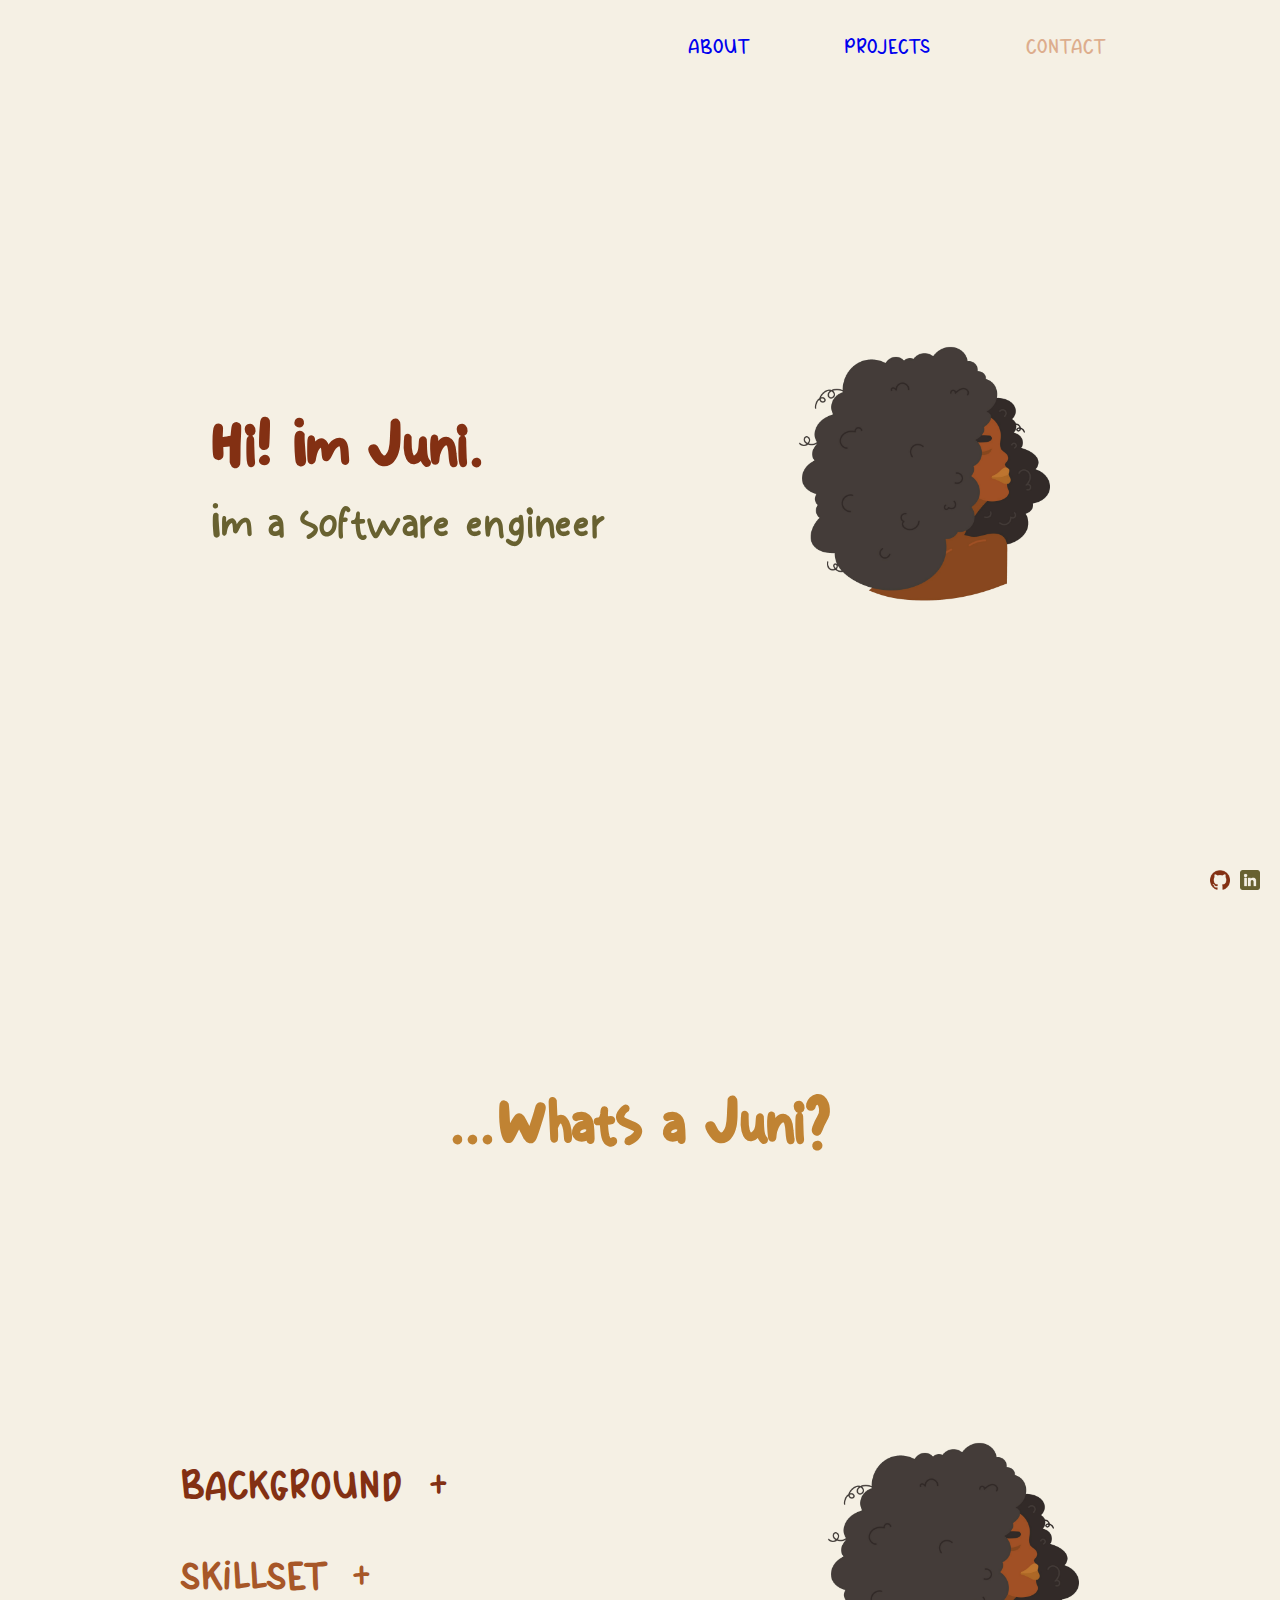
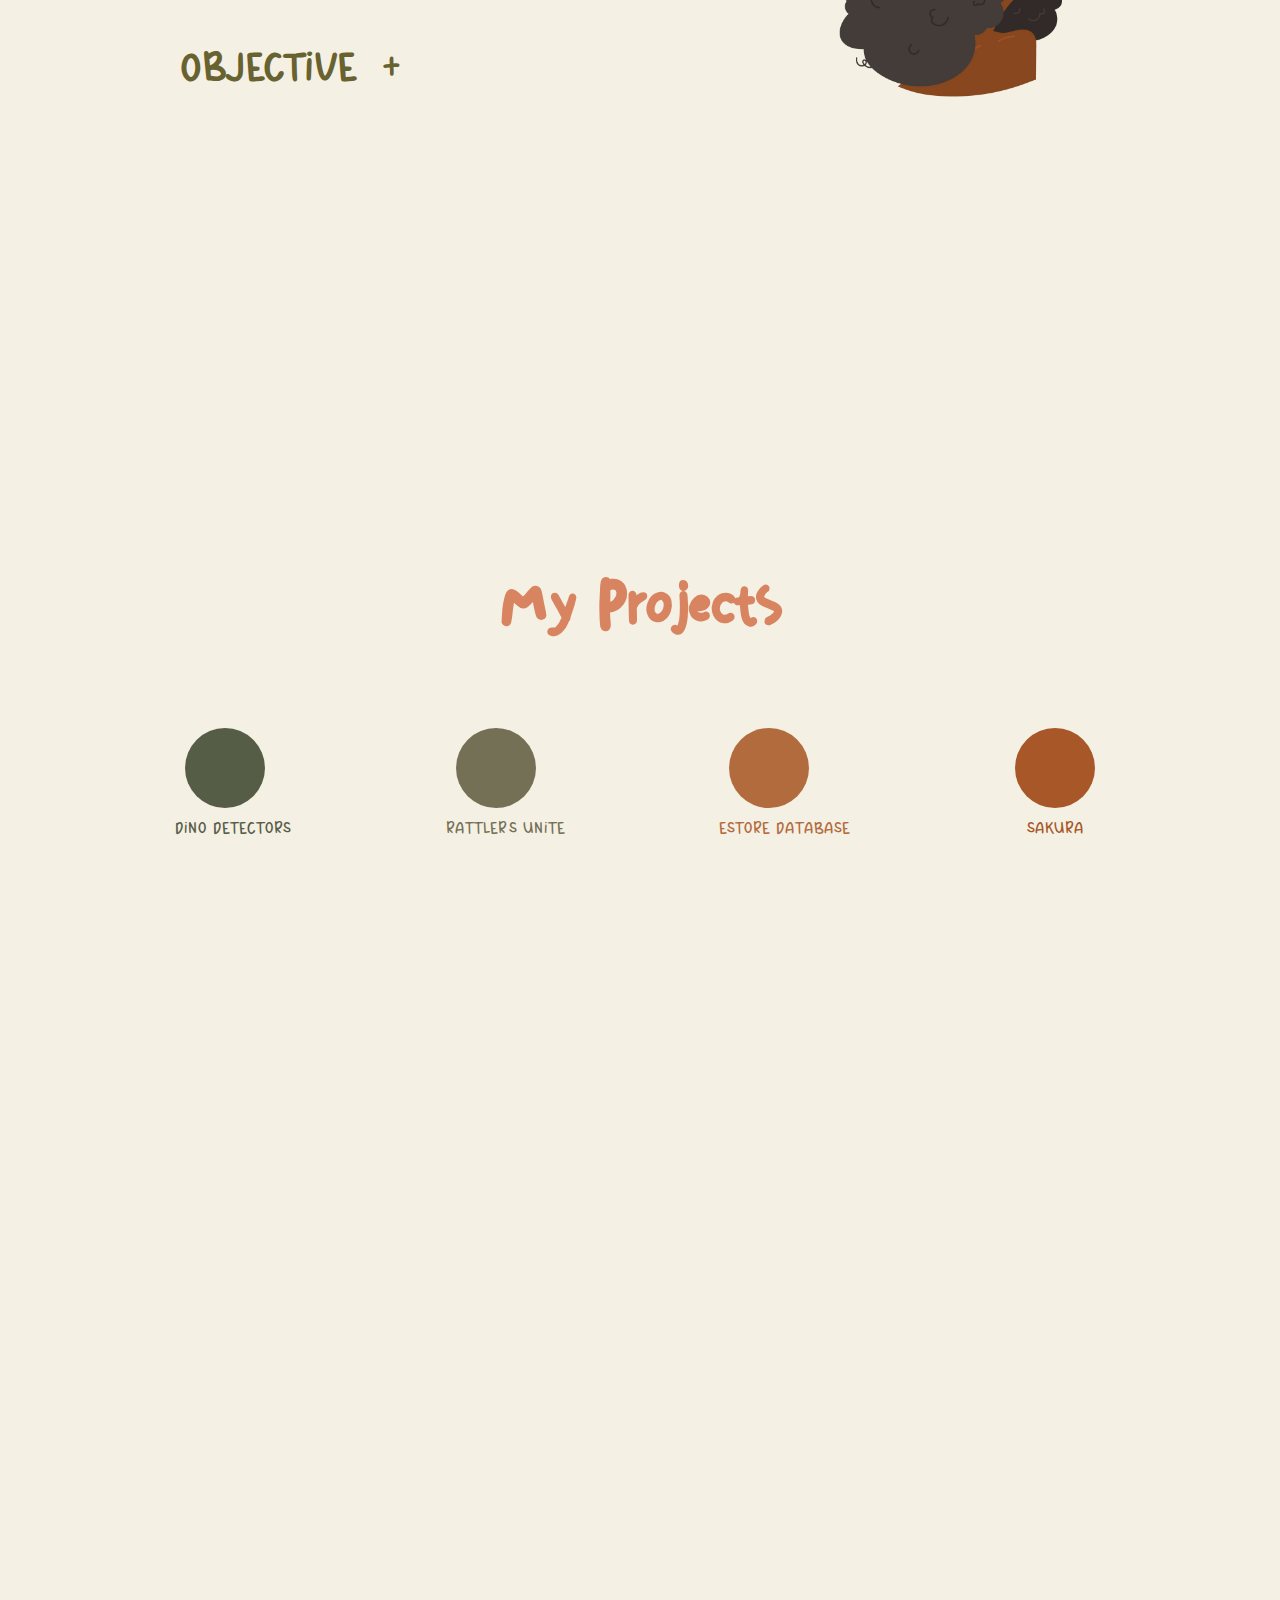
<file: index.html>
<!DOCTYPE html>
<html lang="en">
  <head>
    <meta charset="UTF-8" />
    <meta name="viewport" content="width=device-width, initial-scale=1.0" />
    <title>Portfolio</title>
    <link rel="stylesheet" href="./styles.css" />
    <link rel="apple-touch-icon" sizes="180x180" href="/apple-touch-icon.png" />
    <link rel="icon" type="image/png" sizes="32x32" href="/favicon-32x32.png" />
    <link rel="icon" type="image/png" sizes="16x16" href="/favicon-16x16.png" />
    <link rel="manifest" href="/site.webmanifest" />
    <link rel="preconnect" href="https://fonts.googleapis.com" />
    <link rel="preconnect" href="https://fonts.gstatic.com" crossorigin />
    <link
      href="https://fonts.googleapis.com/css2?family=Sue+Ellen+Francisco&display=swap"
      rel="stylesheet"
    />
    <link
      href="https://fonts.googleapis.com/css2?family=Delicious+Handrawn&display=swap"
      rel="stylesheet"
    />
  </head>
  <body>
    <div class="wrapper">
      <div class="pageContainer">
        <div class="navbar">
          <ul id="nav">
            <li id="navElement"><a href="#about">About</a></li>
            <li id="navElement"><a href="#projects">Projects</a></li>
            <li id="navElement">Contact</li>
          </ul>
        </div>

        <div class="contentContainer">
          <div class="greeting">
            <p class="catcher">Hi! Im Juni.</p>
            <p class="under">Im a software engineer</p>
          </div>

          <div>
            <img
              class="character"
              src="images/women_generated.png"
              alt="image"
            />
          </div>
        </div>

        <div class="logoFooter">
          <img src="images/github-logo.png" alt="github-logo" />
          <img src="images/linkedin-logo.png" alt="linkedin-logo" />
        </div>
      </div>
      <div id="about" class="pageContainer">
        <p class="catcher center">...Whats a Juni?</p>
        <div class="contentContainer">
          <div class="aboutBoxes">
            <div class="aboutBox">
              <h2>Background <span class="expand">+</span></h2>
              <!-- <img class="arrow" src="../images/chevron-svgrepo-com.svg" /> -->

              <p class="hide">
                I am a senior Computer Information Systems major at St. Mary's
                University in San Antonio, Texas. Prior to this, I obtained
                Associate's degrees in Business and Biology from Seminole State
                College in Oklahoma. Alongside my academic pursuits, I actively
                engage in various extra-curricular activities. I serve as the
                president of the Black Student Union, am a member of the Society
                of Women Engineers, and contribute as a member of the soccer
                team at my university. I anticipate graduating in May 2024.
              </p>
            </div>
            <div class="aboutBox">
              <h2>Skillset <span class="expand">+</span></h2>
              <!-- <img class="arrow" src="../images/chevron-svgrepo-com.svg" /> -->

              <p class="hide">
                I am proficient in C/C++, Java, and experienced in designing
                normalized databases in MSSQL Server and SQLite. I also have
                experience utilizing the .NET framework to create a C# GUI that
                performs SQL queries. In one of my favorite projects, I
                developed a Python-like programming language using assembly
                language programming, complemented by a compiler designed in
                C++. Beyond the curriculum, I've self-studied Python,
                JavaScript, HTML, and CSS.
              </p>
            </div>
            <div class="aboutBox">
              <h2>Objective <span class="expand">+</span></h2>
              <!-- <object
                  class="arrow"
                  type="image/svg+xml"
                  data="../images/chevron-svgrepo-com.svg"
                ></object> -->

              <p class="hide">
                I am passionate about the possibilities that programming offers
                in problem-solving, ranging from enhancing the efficiency of
                simple tasks to developing software that can genuinely save
                lives. Presently, I am actively seeking opportunities in
                Software Engineering/Development. My objective is to secure a
                position within a company that is committed to making a positive
                impact. I aspire to work for an organization that shares my
                values of caring for people and aims to make a meaningful
                difference in the world.
              </p>
            </div>
          </div>
          <div class="character">
            <img
              class="character"
              src="images/women_generated.png"
              alt="image"
            />
          </div>
        </div>
      </div>

      <div id="projects" class="pageContainer">
        <p class="catcher center pink">My Projects</p>
        <div id="carousel" class="cardContainer">
          <!-- <div class="card">
            <p>Name</p>
            <p>Description</p>
          </div> -->
        </div>
      </div>
    </div>
    <script src="index.js"></script>
  </body>
</html>
</file>
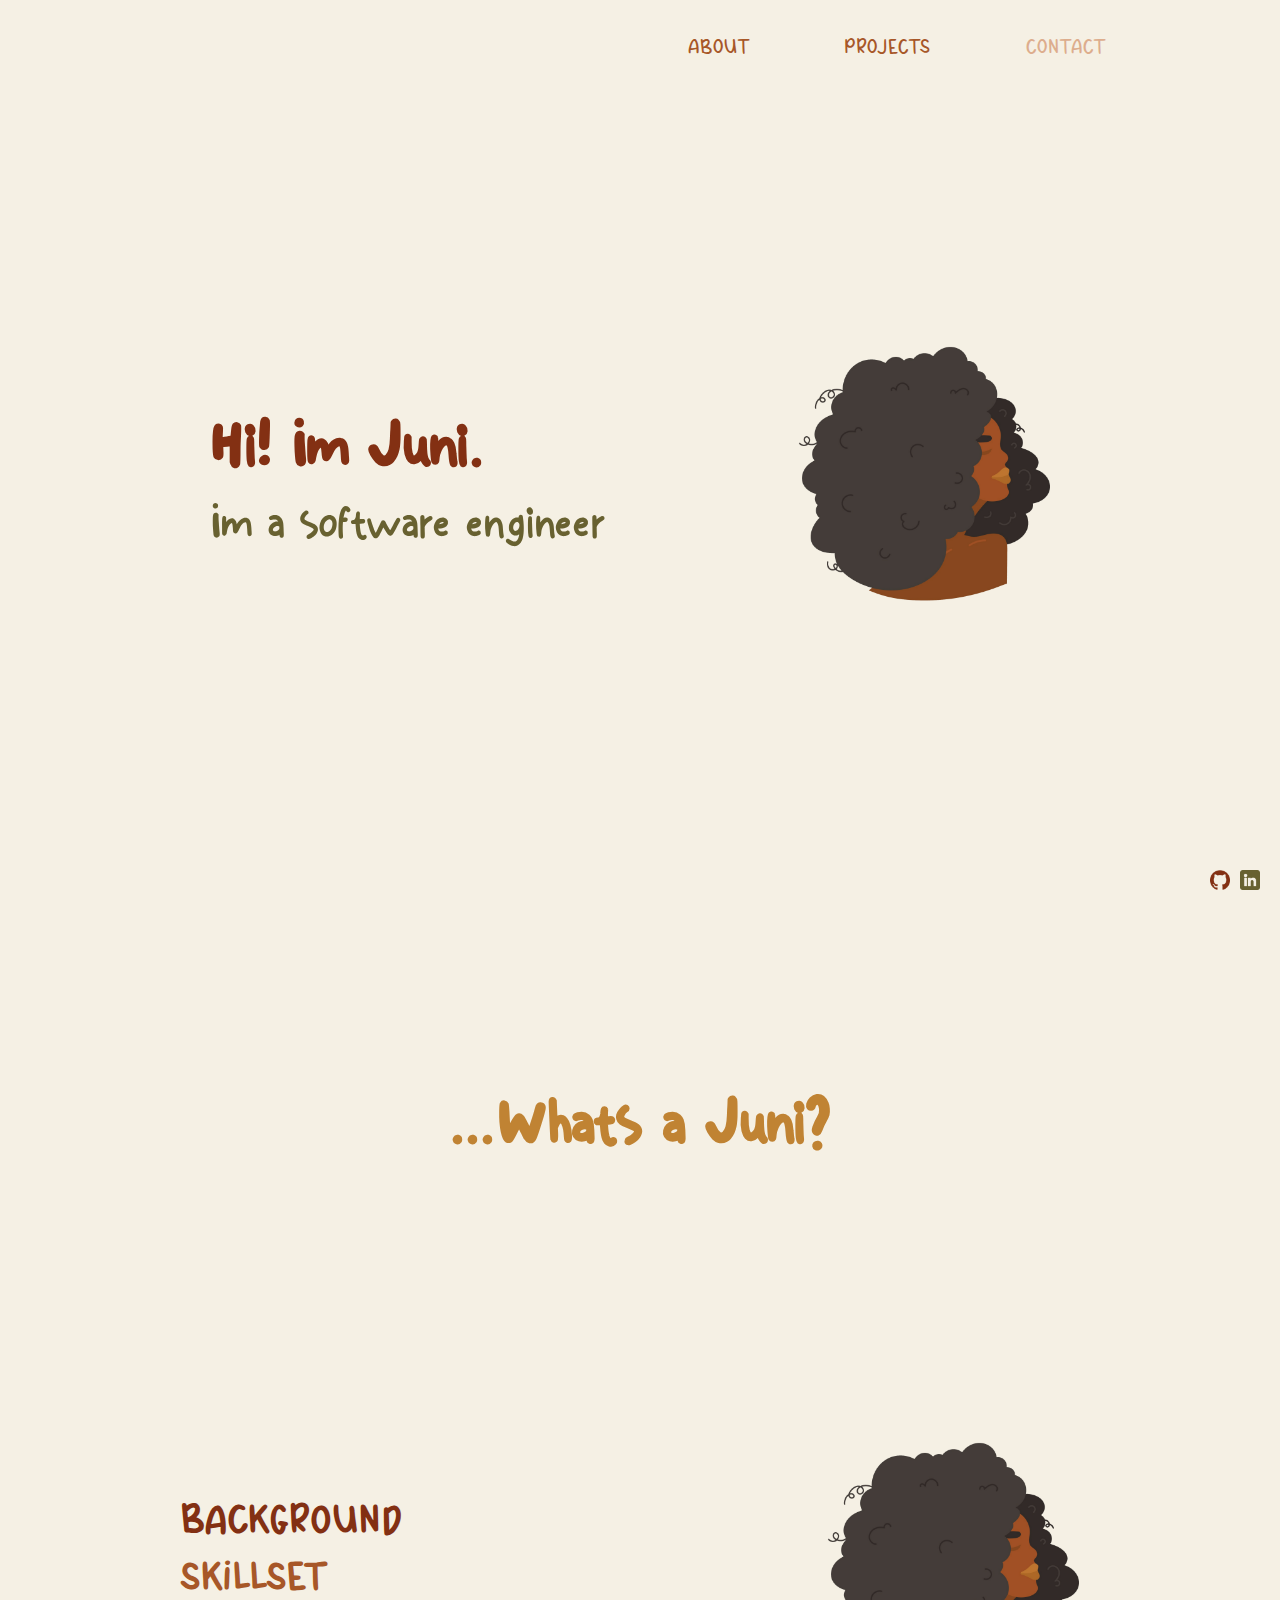
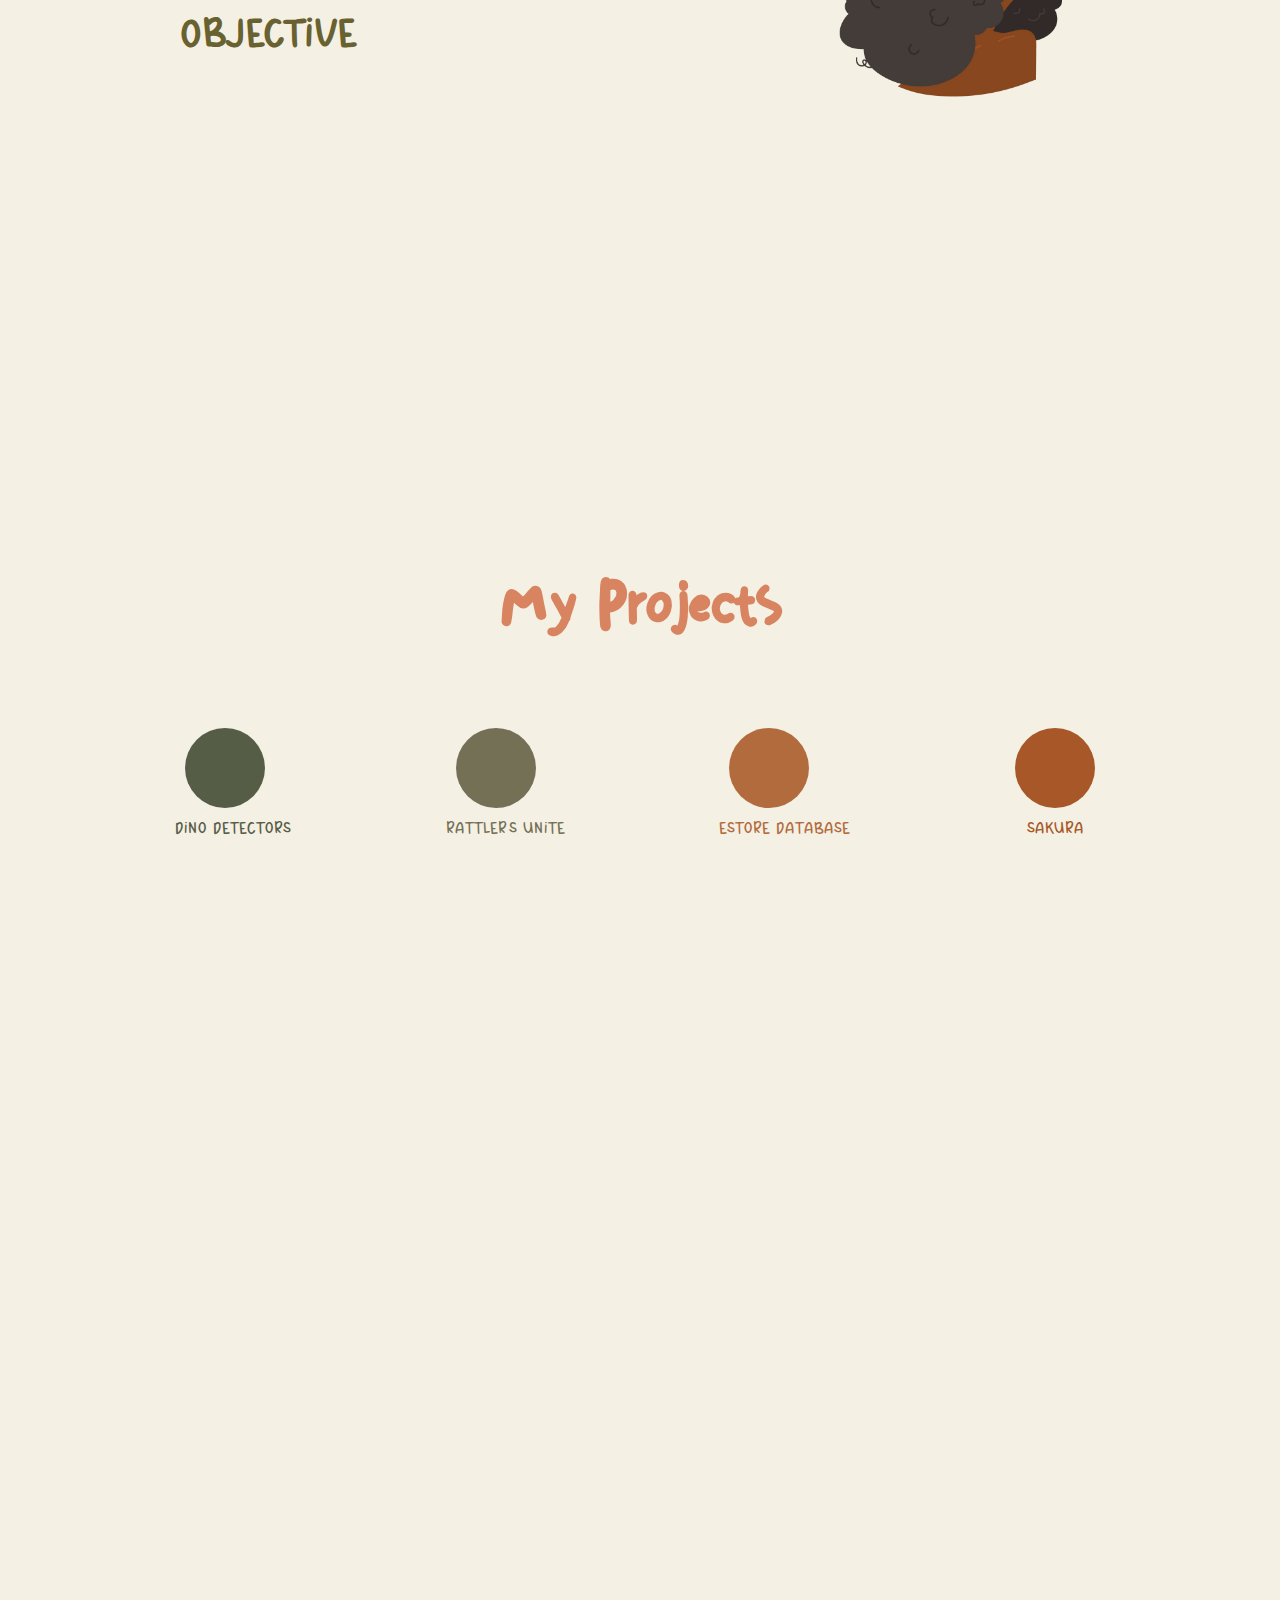
<file: static/index.html>
<!DOCTYPE html>
<html lang="en">
  <head>
    <meta charset="UTF-8" />
    <meta name="viewport" content="width=device-width, initial-scale=1.0" />
    <title>Portfolio</title>
    <link rel="stylesheet" href="./styles.css" />
  </head>
  <body>
    <div class="wrapper">
      <div class="pageContainer">
        <div class="navbar">
          <ul id="nav">
            <a href="#about"><li id="navElement">About</li></a>
            <a href="#projects"><li id="navElement">Projects</li></a>
            <li id="navElement">Contact</li>
          </ul>
        </div>

        <div class="contentContainer">
          <div class="greeting">
            <p class="catcher">Hi! Im Juni.</p>
            <p class="under">Im a software engineer</p>
          </div>

          <div>
            <img
              class="character"
              src="../images/women_generated.png"
              alt="image"
            />
          </div>
        </div>

        <div class="logoFooter">
          <img src="../images/github-logo.png" />
          <img src="../images/linkedin-logo.png" />
        </div>
      </div>
      <div id="about" class="pageContainer">
        <p class="catcher center">...Whats a Juni?</p>
        <div class="contentContainer">
          <div class="aboutBoxes">
            <div class="aboutBox">
              <div class="aboutHeader">
                <h2>Background <span class="expand">+</span></h2>
                <!-- <img class="arrow" src="../images/chevron-svgrepo-com.svg" /> -->
              </div>
              <p class="hide">
                I am a senior Computer Information Systems major at St. Mary's
                University in San Antonio, Texas. Prior to this, I obtained
                Associate's degrees in Business and Biology from Seminole State
                College in Oklahoma. Alongside my academic pursuits, I actively
                engage in various extra-curricular activities. I serve as the
                president of the Black Student Union, am a member of the Society
                of Women Engineers, and contribute as a member of the soccer
                team at my university. I anticipate graduating in May 2024.
              </p>
            </div>
            <div class="aboutBox">
              <div class="aboutHeader">
                <h2>Skillset <span class="expand">+</span></h2>
                <!-- <img class="arrow" src="../images/chevron-svgrepo-com.svg" /> -->
              </div>
              <p class="hide">
                I am proficient in C/C++, Java, and experienced in designing
                normalized databases in MSSQL Server and SQLite. I also have
                experience utilizing the .NET framework to create a C# GUI that
                performs SQL queries. In one of my favorite projects, I
                developed a Python-like programming language using assembly
                language programming, complemented by a compiler designed in
                C++. Beyond the curriculum, I've self-studied Python,
                JavaScript, HTML, and CSS.
              </p>
            </div>
            <div class="aboutBox">
              <div class="aboutHeader">
                <h2>Objective <span class="expand">+</span></h2>
                <!-- <object
                  class="arrow"
                  type="image/svg+xml"
                  data="../images/chevron-svgrepo-com.svg"
                ></object> -->
              </div>
              <p class="hide">
                I am passionate about the possibilities that programming offers
                in problem-solving, ranging from enhancing the efficiency of
                simple tasks to developing software that can genuinely save
                lives. Presently, I am actively seeking opportunities in
                Software Engineering/Development. My objective is to secure a
                position within a company that is committed to making a positive
                impact. I aspire to work for an organization that shares my
                values of caring for people and aims to make a meaningful
                difference in the world.
              </p>
            </div>
          </div>
          <div class="character">
            <img
              class="character"
              src="../images/women_generated.png"
              alt="image"
            />
          </div>
        </div>
      </div>

      <div id="projects" class="pageContainer">
        <p class="catcher center pink">My Projects</p>
        <div id="carousel" class="cardContainer">
          <!-- <div class="card">
            <p>Name</p>
            <p>Description</p>
          </div> -->
        </div>
      </div>
    </div>
    <script src="index.js"></script>
  </body>
</html>
</file>
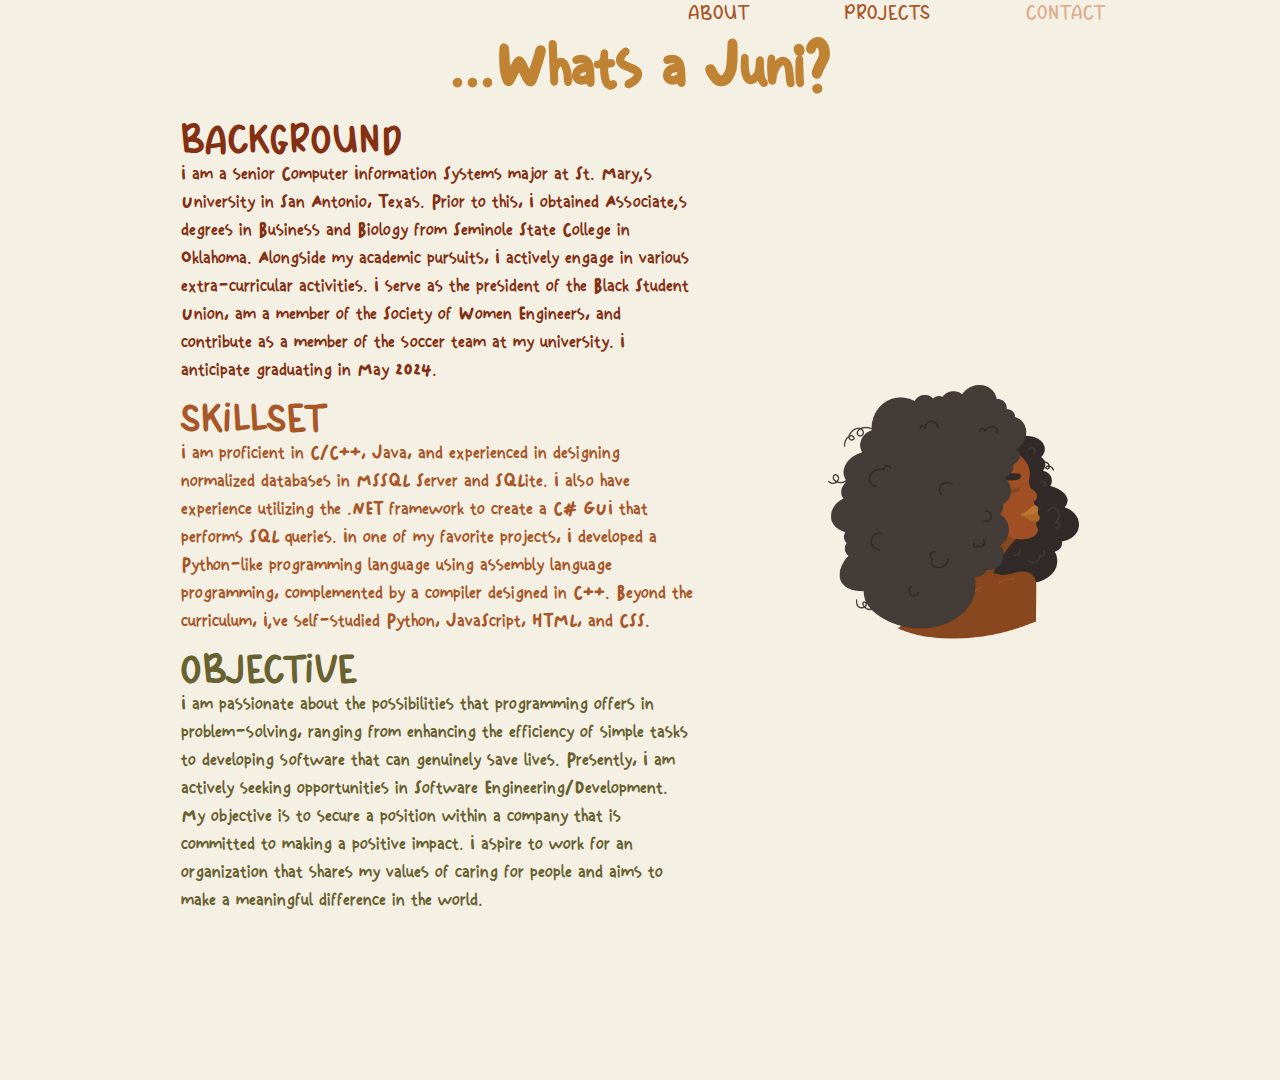
<file: static/about.html>
<!DOCTYPE html>
<html lang="en">
  <head>
    <meta charset="UTF-8" />
    <meta name="viewport" content="width=device-width, initial-scale=1.0" />
    <title>About</title>
    <link rel="stylesheet" href="styles.css" />
  </head>
  <body>
    <!-- <div class="wrapper"> -->
    <div class="pageContainer">
      <div class="navbar">
        <ul id="nav">
          <a href="./about.html"><li id="navElement">About</li></a>
          <a href="#projects"><li id="navElement">Projects</li></a>
          <li id="navElement">Contact</li>
        </ul>
      </div>
      <p class="catcher center">...Whats a Juni?</p>
      <div class="contentContainer">
        <div class="aboutBoxes">
          <div class="aboutBox">
            <h2>Background</h2>
            <p>
              I am a senior Computer Information Systems major at St. Mary's
              University in San Antonio, Texas. Prior to this, I obtained
              Associate's degrees in Business and Biology from Seminole State
              College in Oklahoma. Alongside my academic pursuits, I actively
              engage in various extra-curricular activities. I serve as the
              president of the Black Student Union, am a member of the Society
              of Women Engineers, and contribute as a member of the soccer team
              at my university. I anticipate graduating in May 2024.
            </p>
          </div>
          <div class="aboutBox">
            <h2>Skillset</h2>
            <p>
              I am proficient in C/C++, Java, and experienced in designing
              normalized databases in MSSQL Server and SQLite. I also have
              experience utilizing the .NET framework to create a C# GUI that
              performs SQL queries. In one of my favorite projects, I developed
              a Python-like programming language using assembly language
              programming, complemented by a compiler designed in C++. Beyond
              the curriculum, I've self-studied Python, JavaScript, HTML, and
              CSS.
            </p>
          </div>
          <div class="aboutBox">
            <h2>Objective</h2>
            <p>
              I am passionate about the possibilities that programming offers in
              problem-solving, ranging from enhancing the efficiency of simple
              tasks to developing software that can genuinely save lives.
              Presently, I am actively seeking opportunities in Software
              Engineering/Development. My objective is to secure a position
              within a company that is committed to making a positive impact. I
              aspire to work for an organization that shares my values of caring
              for people and aims to make a meaningful difference in the world.
            </p>
          </div>
        </div>
        <div class="character">
          <img
            class="character"
            src="../images/women_generated.png"
            alt="image"
          />
        </div>
      </div>
    </div>
    <!-- </div> -->
  </body>
</html>
</file>
<file: styles.css>
@font-face {
  font-family: "WhitePigeon";
  src: url("../fonts/WhitePigeon-BW6w5.ttf") format("truetype");
}
@font-face {
  font-family: "Untlang";
  src: url("../fonts/Untlang-1G1rB.ttf") format("truetype");
}
@font-face {
  font-family: "StayWork";
  src: url("../fonts/StayworkRegular-axrEo.otf") format("opentype");
}
@font-face {
  font-family: "QuiteMagical";
  src: url("../fonts/QuiteMagicalRegular-8VA2.ttf") format("truetype");
}
@font-face {
  font-family: "almondlatte";
  src: url("../fonts/Almondlatte-BWgYd.ttf") format("truetype");
}

.sue-ellen francisco-regular {
  font-family: "Sue Ellen Francisco", cursive;
  font-weight: 400;
  font-style: normal;
}

:root {
  --dark-brown: #833013;
  --light-brown: #a75728;
  --lighter-brown: #b26b3d;
  --dark-sage: #747056;
  --light-green: #565d47;
  --dark-green: #232b19;

  --mustard: #c08333;
  --sunset: #ddad8d;
  --terracotta: #d98461;
  --rust: #8b4c2c;
  --light-sage: #a3a182;
  --olive: #686130;
}

* {
  margin: 0;
  padding: 0;
  list-style: none;
  text-decoration: none;
  box-sizing: border-box;
  -webkit-user-select: none; /* Chrome all / Safari all */
  -moz-user-select: none; /* Firefox all */
  -ms-user-select: none; /* IE 10+ */
  user-select: none;
}

html,
body {
  /* height: 100vh; */
  background-color: #f5f0e4;
}

.wrapper {
  display: flex;
  flex-direction: column;
  height: 100%;
  /* overflow-y: auto; */
}

.pageContainer {
  height: 100vh;
  display: flex;
  flex-direction: column;
  margin-bottom: 180px;
  /* justify-content: space-between; */
}

a:visited,
a:active {
  color: inherit; /* or specify another color if needed */
  /* Additional styling if needed */
  text-decoration: none; /* Remove underline or other decorations */
}
.navbar {
  width: 90vw;
  display: flex;
  justify-content: end;
  height: 10%;
  /* margin-right: 20px; */
  /* border: 1px solid black; */
}

#nav {
  /* border: 2px solid blue; */
  height: 100%;
  width: 40vw;
  display: flex;
  flex-direction: row;
  justify-content: space-around;
  align-items: center;
  font-family: "whitepigeon", sans-serif;
  font-size: 20px;
}

/* #navElement {
    margin: 
} */

#navElement:nth-child(1) {
  color: var(--light-brown);
}
#navElement:nth-child(2) {
  color: var(--light-green);
}
#navElement:nth-child(3) {
  color: var(--sunset);
}

.contentContainer {
  /* border: 1px solid black; */
  position: relative;
  display: flex;
  flex: 1;
  /* width: 100vw; */
  flex-direction: row;
  justify-content: space-around;
  align-items: center;
  margin: 0 10%;
  /* margin-top: 20px; */
}
.greeting {
  display: flex;
  flex-direction: column;
}

.catcher {
  font-family: "staywork", sans-serif;
  font-weight: bold;
  font-size: 80px;
  color: var(--dark-brown);
}
.catcher.center {
  align-self: center;
  color: var(--mustard);
}
.catcher.center.pink {
  color: var(--terracotta);
}
.under {
  font-family: "staywork", sans-serif;
  font-size: 60px;
  color: var(--olive);
}

.character {
  /* background-color: blue; */
  width: 300px;
  height: 300px;
}

.logoFooter {
  /* height: 5vh; */
  flex-shrink: 0;
  display: flex;
  align-items: flex-end;
  flex-direction: row;
  justify-content: end;
  margin: 0 20px 10px 0;
  gap: 10px;
  /* border: 1px solid black; */
}

.logoFooter img {
  width: 20px;
  height: 20px;
}

.aboutBoxes {
  display: flex;
  flex-direction: column;
  font-family: "Delicious Handrawn", sans-serif;
  font-size: 25px;
}

.aboutBox {
  margin: 6px 0;
  width: 40vw;
}

.aboutBox h2 {
  font-family: "whitepigeon", sans-serif;
}

.aboutBox p {
  font-size: 20px;
}

.aboutBox:nth-child(1) {
  color: var(--dark-brown);
}

.aboutBox:nth-child(2) {
  color: var(--light-brown);
}

.aboutBox:nth-child(3) {
  color: var(--olive);
}

.hide {
  display: none;
}

.aboutHeader {
  display: flex;
  flex-direction: row;
  align-items: center;
}

/* .arrow {
  height: 30px;
  width: 30px;
  stroke: var(--dark-brown);
} */

.open {
  transform: rotate(90deg);
}
/* .aboutBox:nth-child(2) {
  margin-left: 20px;
} */

.expand {
  font-family: "Sue Ellen Francisco", cursive;
  margin-left: 10px;
  font-size: 40px;
}

.cardContainer {
  display: flex;
  flex-direction: row;
  flex-wrap: wrap;
  justify-content: space-evenly;
  padding: 70px 20px 0 20px;
}

.holder {
  font-family: "whitepigeon", sans-serif;
  text-align: center;
}

.card {
  border-radius: 50%;
  height: 80px;
  width: 80px;
  background-color: var(--light-sage);
  text-align: center;
  display: flex;
  flex-direction: column;
  justify-content: center;
  padding: 20px;
  margin: 10px; /* Add margin for spacing between cards */
  flex-shrink: 1;
}

@media screen and (max-width: 768px) {
  .navbar {
    width: 100vw;
  }
  #nav {
    width: 100vw;
    /* justify-content: space-evenly; */
  }
  .pageContainer {
    height: 85vh;
  }
  .contentContainer {
    flex-direction: column;
    align-items: center;
  }

  .catcher {
    font-size: 65px;
  }
  .under {
    font-size: 45px;
  }
  .aboutBox {
    width: 80vw;
  }
}
</file>
<file: static/styles.css>
@font-face {
  font-family: "WhitePigeon";
  src: url("../fonts/WhitePigeon-BW6w5.ttf") format("truetype");
}
@font-face {
  font-family: "Untlang";
  src: url("../fonts/Untlang-1G1rB.ttf") format("truetype");
}
@font-face {
  font-family: "StayWork";
  src: url("../fonts/StayworkRegular-axrEo.otf") format("opentype");
}
@font-face {
  font-family: "QuiteMagical";
  src: url("../fonts/QuiteMagicalRegular-8VA2.ttf") format("truetype");
}
@font-face {
  font-family: "almondlatte";
  src: url("../fonts/Almondlatte-BWgYd.ttf") format("truetype");
}

:root {
  --dark-brown: #833013;
  --light-brown: #a75728;
  --lighter-brown: #b26b3d;
  --dark-sage: #747056;
  --light-green: #565d47;
  --dark-green: #232b19;

  --mustard: #c08333;
  --sunset: #ddad8d;
  --terracotta: #d98461;
  --rust: #8b4c2c;
  --light-sage: #a3a182;
  --olive: #686130;
}

* {
  margin: 0;
  padding: 0;
  list-style: none;
  text-decoration: none;
  box-sizing: border-box;
  -webkit-user-select: none; /* Chrome all / Safari all */
  -moz-user-select: none; /* Firefox all */
  -ms-user-select: none; /* IE 10+ */
  user-select: none;
}

html,
body {
  /* height: 100vh; */
  background-color: #f5f0e4;
}

.wrapper {
  display: flex;
  flex-direction: column;
  height: 100%;
  overflow-y: auto;
}

.pageContainer {
  height: 100vh;
  display: flex;
  flex-direction: column;
  margin-bottom: 180px;
  /* justify-content: space-between; */
}
.navbar {
  width: 90vw;
  display: flex;
  justify-content: end;
  height: 10%;
  /* margin-right: 20px; */
  /* border: 1px solid black; */
}

#nav {
  /* border: 2px solid blue; */
  height: 100%;
  width: 40vw;
  display: flex;
  flex-direction: row;
  justify-content: space-around;
  align-items: center;
  font-family: "whitepigeon", sans-serif;
  font-size: 20px;
}

/* #navElement {
    margin: 
} */

#navElement:nth-child(1) {
  color: var(--light-brown);
}
#navElement:nth-child(2) {
  color: var(--light-green);
}
#navElement:nth-child(3) {
  color: var(--sunset);
}

.contentContainer {
  /* border: 1px solid black; */
  position: relative;
  display: flex;
  flex: 1;
  /* width: 100vw; */
  flex-direction: row;
  justify-content: space-around;
  align-items: center;
  margin: 0 10%;
  /* margin-top: 20px; */
}
.greeting {
  display: flex;
  flex-direction: column;
}

.catcher {
  font-family: "staywork", sans-serif;
  font-weight: bold;
  font-size: 80px;
  color: var(--dark-brown);
}
.catcher.center {
  align-self: center;
  color: var(--mustard);
}
.catcher.center.pink {
  color: var(--terracotta);
}
.under {
  font-family: "staywork", sans-serif;
  font-size: 60px;
  color: var(--olive);
}

.character {
  /* background-color: blue; */
  width: 300px;
  height: 300px;
}

.logoFooter {
  /* height: 5vh; */
  flex-shrink: 0;
  display: flex;
  align-items: flex-end;
  flex-direction: row;
  justify-content: end;
  margin: 0 20px 10px 0;
  gap: 10px;
  /* border: 1px solid black; */
}

.logoFooter img {
  width: 20px;
  height: 20px;
}

.aboutBoxes {
  display: flex;
  flex-direction: column;
  font-family: "StayWork", sans-serif;
  font-size: 25px;
}

.aboutBox {
  margin: 6px 0;
  width: 40vw;
}

.aboutBox h2 {
  font-family: "whitepigeon", sans-serif;
}

.aboutBox:nth-child(1) {
  color: var(--dark-brown);
}

.aboutBox:nth-child(2) {
  color: var(--light-brown);
}

.aboutBox:nth-child(3) {
  color: var(--olive);
}

.hide {
  display: none;
}

.aboutHeader {
  display: flex;
  flex-direction: row;
  align-items: center;
}

.arrow {
  height: 30px;
  width: 30px;
  stroke: var(--dark-brown);
}

.open {
  transform: rotate(90deg);
}
/* .aboutBox:nth-child(2) {
  margin-left: 20px;
} */

.expand {
  margin-left: 10px;
  font-size: 40px;
}

.cardContainer {
  display: flex;
  flex-direction: row;
  flex-wrap: wrap;
  justify-content: space-evenly;
  padding: 70px 20px 0 20px;
}

.holder {
  font-family: "whitepigeon", sans-serif;
  text-align: center;
}

.card {
  border-radius: 50%;
  height: 80px;
  width: 80px;
  background-color: var(--light-sage);
  text-align: center;
  display: flex;
  flex-direction: column;
  justify-content: center;
  padding: 20px;
  margin: 10px; /* Add margin for spacing between cards */
  flex-shrink: 1;
}

@media screen and (max-width: 768px) {
  .navbar {
    width: 100vw;
  }
  #nav {
    width: 100vw;
    /* justify-content: space-evenly; */
  }
  .pageContainer {
    height: 85vh;
  }
  .contentContainer {
    flex-direction: column;
    align-items: center;
  }

  .catcher {
    font-size: 65px;
  }
  .under {
    font-size: 45px;
  }
  .aboutBox {
    width: 80vw;
  }
}
</file>
